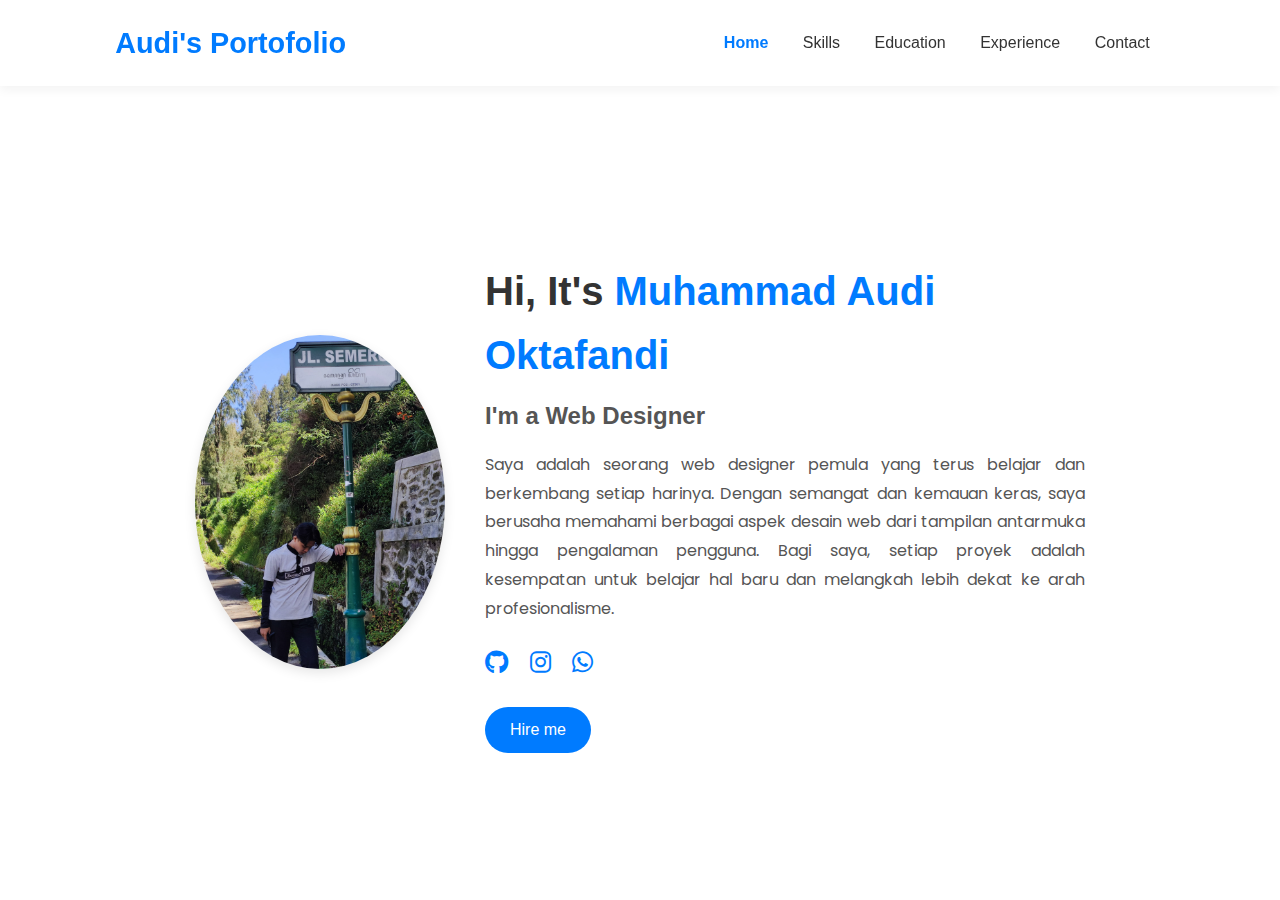
<file: index.html>
<!DOCTYPE html>
<html lang="en">
    
<head>
    <meta charset="UTF-8">
    <meta name="viewport" content="width=device-width, initial-scale=1.0">
    <link rel="stylesheet" href="https://cdnjs.cloudflare.com/ajax/libs/font-awesome/6.5.2/css/all.min.css">
    <link rel="stylesheet" href="style.css">
    <link href="https://fonts.googleapis.com/css2?family=Poppins&display=swap" rel="stylesheet">
    <title>Portfolio Website</title>
</head>
<body>
    <header>
        <a href="/" class="logo">Audi's Portofolio</a>

        <nav>
            <a href="index.html" class="active">Home</a>
            <a href="Skills.html">Skills</a>
            <a href="Education.html">Education</a>
            <a href="Experience.html">Experience</a>
            <a href="Contact.html">Contact</a>
        </nav>
    </header>

    <section class="home">
        <div class="home-img">
            <img src="pp.jpeg" alt="">
        </div>
        <div class="home-content">
            <h1>Hi, It's <span>Muhammad Audi Oktafandi</span></h1>
            <h3 class="text">I'm a Web Designer <span></span></h3>
            <p class="narasi">
                Saya adalah seorang web designer pemula yang terus belajar dan berkembang setiap harinya. Dengan semangat dan kemauan keras, saya berusaha memahami berbagai aspek desain web dari tampilan antarmuka hingga pengalaman pengguna. 
                Bagi saya, setiap proyek adalah kesempatan untuk belajar hal baru dan melangkah lebih dekat ke arah profesionalisme.
            </p>

            <div class="social-icons">
                <a href="https://github.com/Audiokt" target="_blank">
                    <i class="fa-brands fa-github"></i>
                </a>
                <a href="https://www.instagram.com/audioktt/" target="_blank">
                    <i class="fa-brands fa-instagram"></i>
                </a>
                <a href="https://wa.me/6282264588264?text=Halo%20saya%20tertarik%20dengan%20profil%20Anda" target="_blank">
                    <i class="fa-brands fa-whatsapp"></i>
                </a>
            </div>

            <a href="Contact.html" class="btn">Hire me</a>
        </div>
    </section>
</body>
</html>
</file>
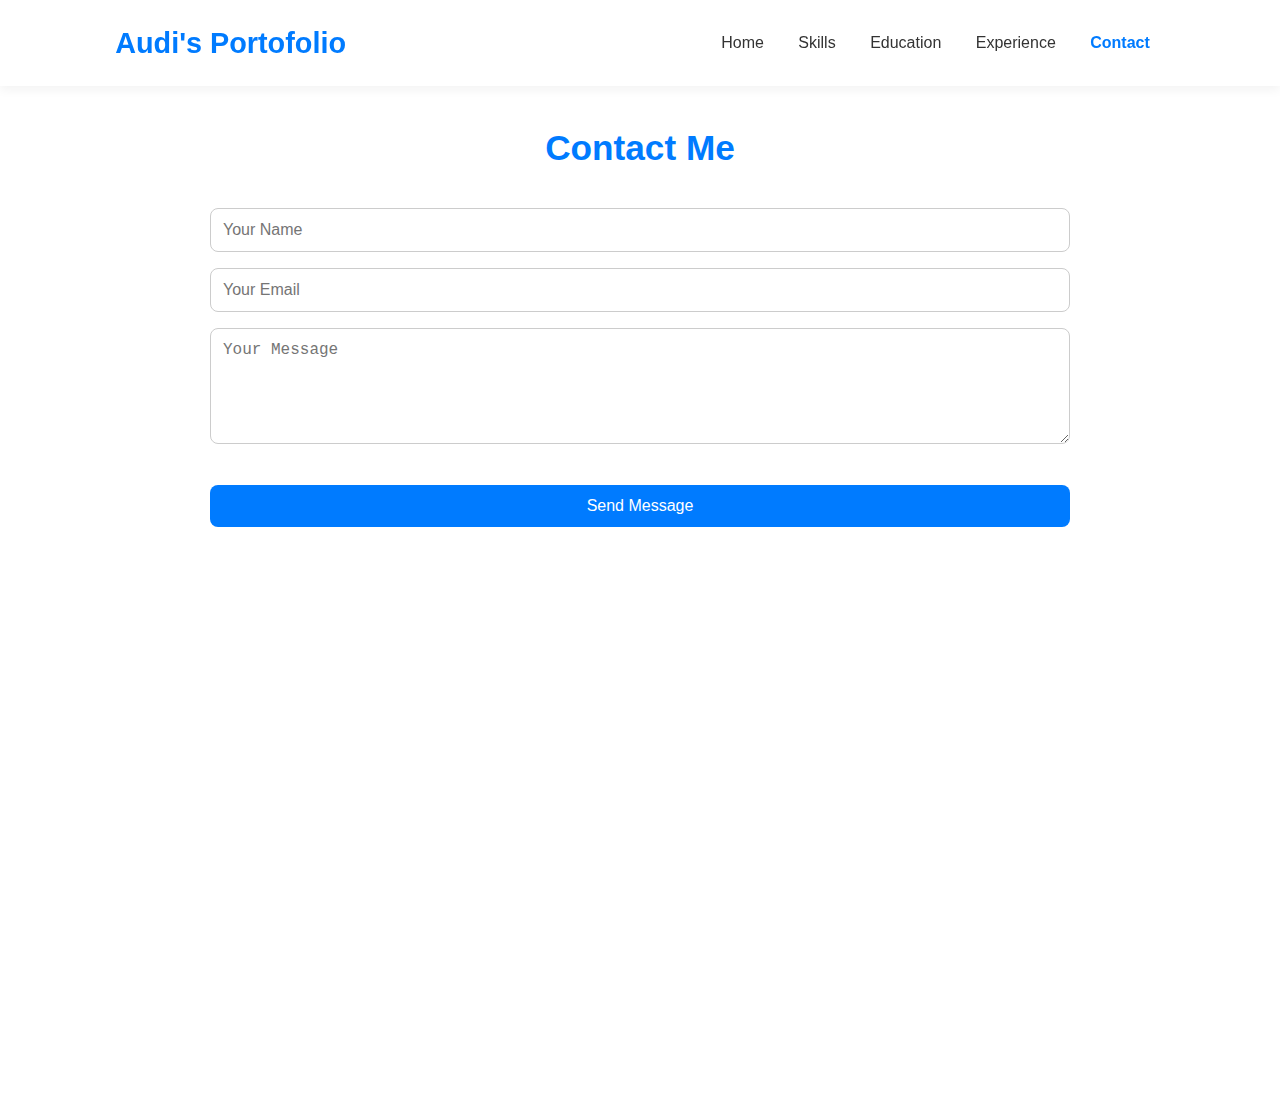
<file: Contact.html>
<!DOCTYPE html>
<html lang="en">
<head>
  <meta charset="UTF-8" />
  <meta name="viewport" content="width=device-width, initial-scale=1.0"/>
  <link rel="stylesheet" href="style.css" />
  <link rel="stylesheet" href="https://cdnjs.cloudflare.com/ajax/libs/font-awesome/6.5.2/css/all.min.css"/>
  <title>Contact</title>
</head>
<body>
  <header>
    <a href="/" class="logo">Audi's Portofolio</a>
    <nav>
      <a href="index.html">Home</a>
      <a href="Skills.html">Skills</a>
      <a href="Education.html">Education</a>
      <a href="Experience.html">Experience</a>
      <a href="Contact.html" class="active">Contact</a>
    </nav>
  </header>

  <section class="page-section contact">
    <h1 class="section-title">Contact Me</h1>

    <form class="contact-form" onsubmit="sendToWhatsApp(event)">
      <input type="text" id="name" placeholder="Your Name" required />
      <input type="email" id="email" placeholder="Your Email" required />
      <textarea id="message" placeholder="Your Message" rows="5" required></textarea>
      <button type="submit" class="btn">Send Message</button>
    </form>

  </section>
</body>
<script>
  function sendToWhatsApp(e) {
    e.preventDefault(); // stop form from submitting normally
    const name = document.getElementById("name").value.trim();
    const email = document.getElementById("email").value.trim();
    const message = document.getElementById("message").value.trim();

    const fullMessage = `Halo, saya ${name} (${email}) ingin menghubungi Anda:\n\n${message}`;
    const encodedMessage = encodeURIComponent(fullMessage);
    const phoneNumber = "6282264588264"; 

    const waLink = `https://wa.me/${phoneNumber}?text=${encodedMessage}`;
    window.open(waLink, "_blank");
  }
</script>
</html>
</file>
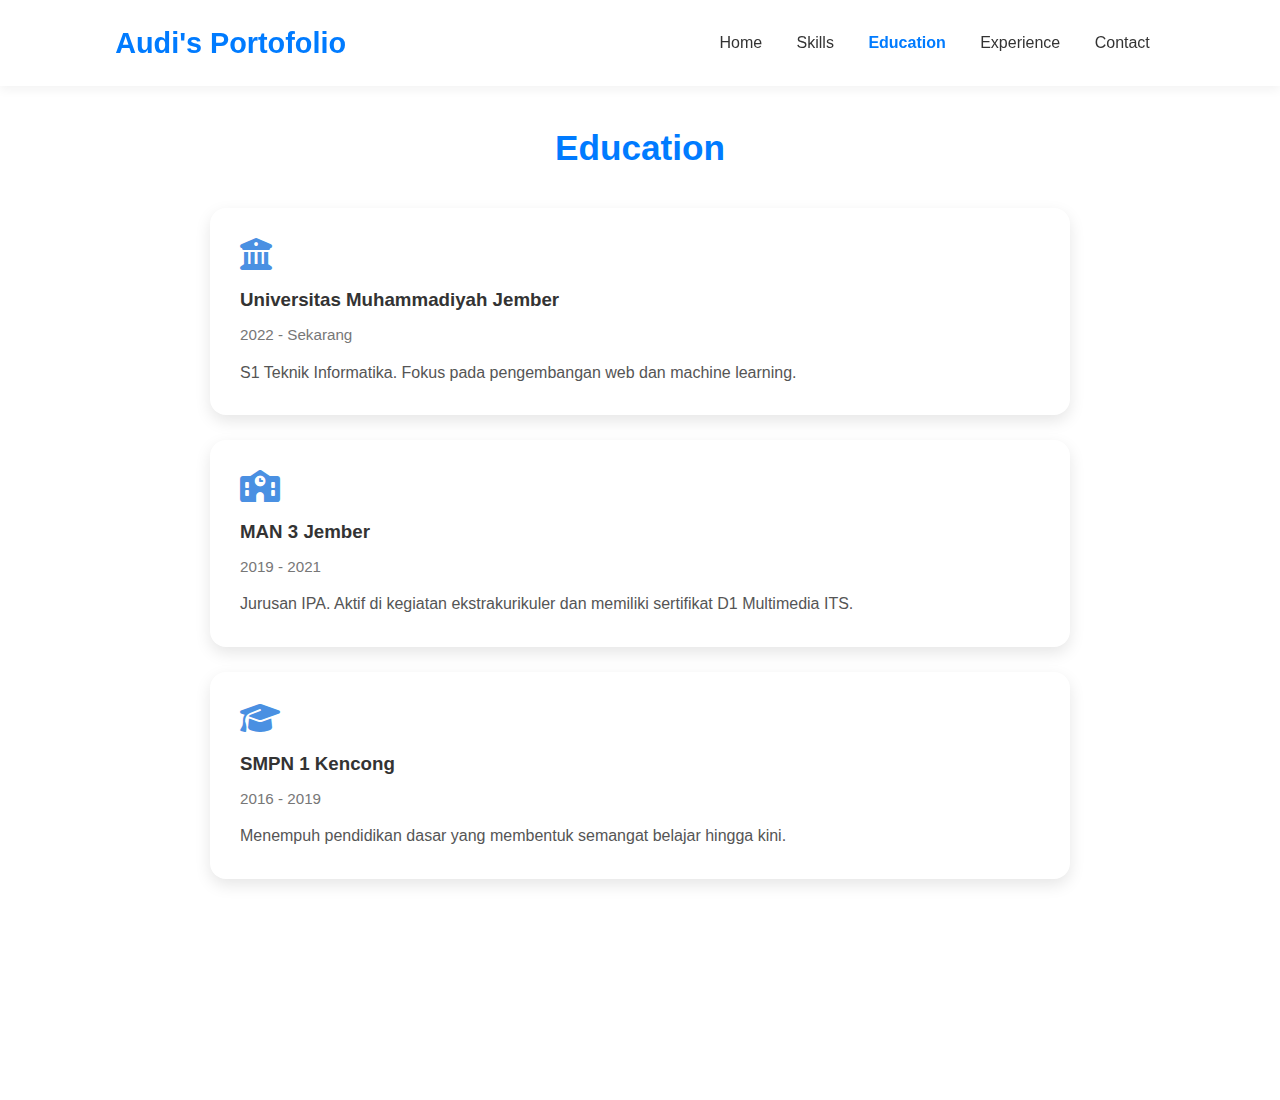
<file: Education.html>
<!DOCTYPE html>
<html lang="en">
<head>
  <meta charset="UTF-8">
  <meta name="viewport" content="width=device-width, initial-scale=1.0"/>
  <link rel="stylesheet" href="style.css" />
  <link rel="stylesheet" href="https://cdnjs.cloudflare.com/ajax/libs/font-awesome/6.5.2/css/all.min.css"/>
  <title>Education</title>
</head>
<body>
  <header>
    <a href="/" class="logo">Audi's Portofolio</a>
    <nav>
      <a href="index.html">Home</a>
      <a href="Skills.html">Skills</a>
      <a href="Education.html" class="active">Education</a>
      <a href="Experience.html">Experience</a>
      <a href="Contact.html">Contact</a>
    </nav>
  </header>

  <section class="page-section">
    <h1 class="section-title">Education</h1>

    <div class="education-cards">
      <div class="education-card">
        <i class="fas fa-university education-icon"></i>
        <h3>Universitas Muhammadiyah Jember</h3>
        <span>2022 - Sekarang</span>
        <p>S1 Teknik Informatika. Fokus pada pengembangan web dan machine learning.</p>
      </div>
      <div class="education-card">
        <i class="fas fa-school education-icon"></i>
        <h3>MAN 3 Jember</h3>
        <span>2019 - 2021</span>
        <p>Jurusan IPA. Aktif di kegiatan ekstrakurikuler dan memiliki sertifikat D1 Multimedia ITS.</p>
      </div>
      <div class="education-card">
        <i class="fas fa-graduation-cap education-icon"></i>
        <h3>SMPN 1 Kencong</h3>
        <span>2016 - 2019</span>
        <p>Menempuh pendidikan dasar yang membentuk semangat belajar hingga kini.</p>
      </div>
    </div>
  </section>
</body>
</html>
</file>
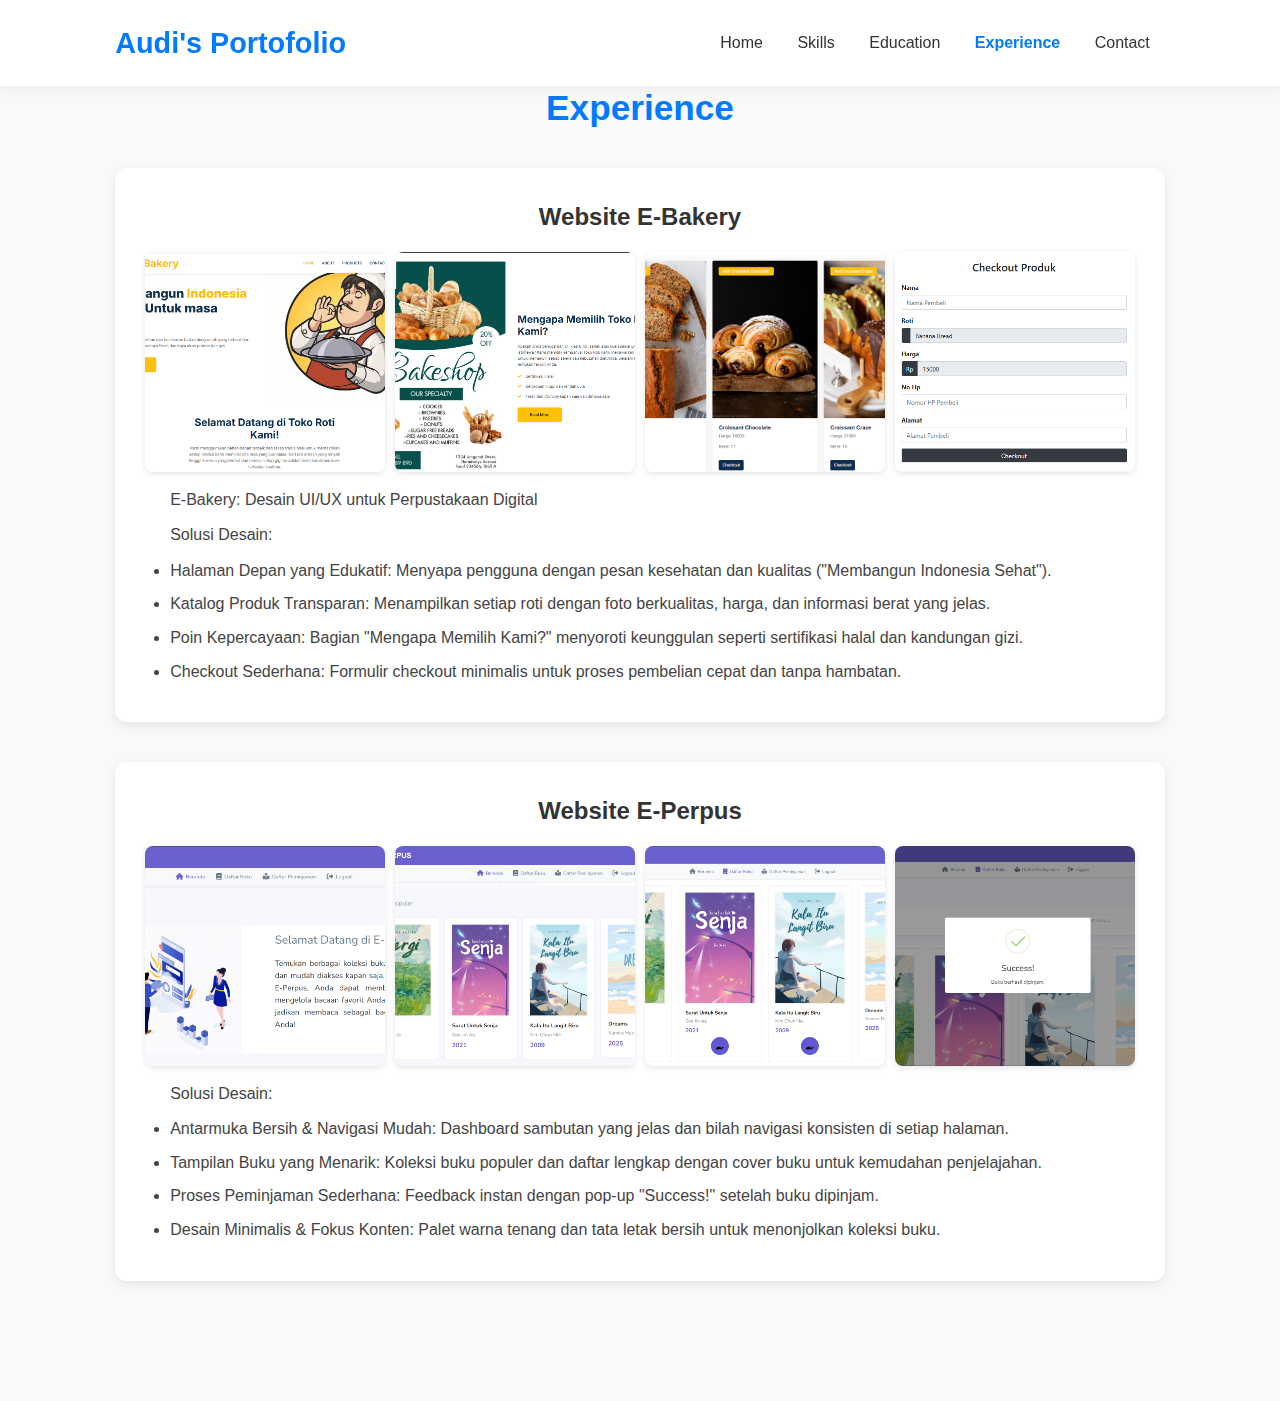
<file: Experience.html>
<!DOCTYPE html>
<html lang="en">
<head>
  <meta charset="UTF-8" />
  <meta name="viewport" content="width=device-width, initial-scale=1.0"/>
  <link rel="stylesheet" href="style.css" />
  <link rel="stylesheet" href="https://cdnjs.cloudflare.com/ajax/libs/font-awesome/6.5.2/css/all.min.css"/>
  <title>Experience</title>
</head>
<body>
  <header>
    <a href="/" class="logo">Audi's Portofolio</a>
    <nav>
      <a href="index.html">Home</a>
      <a href="Skills.html">Skills</a>
      <a href="Education.html">Education</a>
      <a href="Experience.html" class="active">Experience</a>
      <a href="Contact.html">Contact</a>
    </nav>
  </header>

  <section class="experience" id="experience">
    <h2 class="section-title">Experience</h2>

    <div class="project-card">
      <h3>Website E-Bakery</h3>
      <div class="project-images">
        <img src="img/eb1.png" alt="E-Bakery Gambar 1">
        <img src="img/eb2.png" alt="E-Bakery Gambar 2">
        <img src="img/eb3.png" alt="E-Bakery Gambar 3">
        <img src="img/eb4.png" alt="E-Bakery Gambar 4">
      </div>
      <p class="project-description">
        E-Bakery: Desain UI/UX untuk Perpustakaan Digital
      </p>
      <p class="project-description">Solusi Desain:</p>
      <ul class="project-description">
        <li>Halaman Depan yang Edukatif: Menyapa pengguna dengan pesan kesehatan dan kualitas ("Membangun Indonesia Sehat").</li>
        <li>Katalog Produk Transparan: Menampilkan setiap roti dengan foto berkualitas, harga, dan informasi berat yang jelas.</li>
        <li>Poin Kepercayaan: Bagian "Mengapa Memilih Kami?" menyoroti keunggulan seperti sertifikasi halal dan kandungan gizi.</li>
        <li>Checkout Sederhana: Formulir checkout minimalis untuk proses pembelian cepat dan tanpa hambatan.</li>
      </ul>
    </div>

    <div class="project-card">
      <h3>Website E-Perpus</h3>
      <div class="project-images">
        <img src="img/ep1.png" alt="E-Perpus Gambar 1">
        <img src="img/ep2.png" alt="E-Perpus Gambar 2">
        <img src="img/ep3.png" alt="E-Perpus Gambar 3">
        <img src="img/ep4.png" alt="E-Perpus Gambar 4">
      </div>
      <p class="project-description">Solusi Desain:</p>
      <ul class="project-description">
        <li>Antarmuka Bersih & Navigasi Mudah: Dashboard sambutan yang jelas dan bilah navigasi konsisten di setiap halaman.</li>
        <li>Tampilan Buku yang Menarik: Koleksi buku populer dan daftar lengkap dengan cover buku untuk kemudahan penjelajahan.</li>
        <li>Proses Peminjaman Sederhana: Feedback instan dengan pop-up "Success!" setelah buku dipinjam.</li>
        <li>Desain Minimalis & Fokus Konten: Palet warna tenang dan tata letak bersih untuk menonjolkan koleksi buku.</li>
      </ul>
    </div>
  </section>
</body>
</html>
</file>
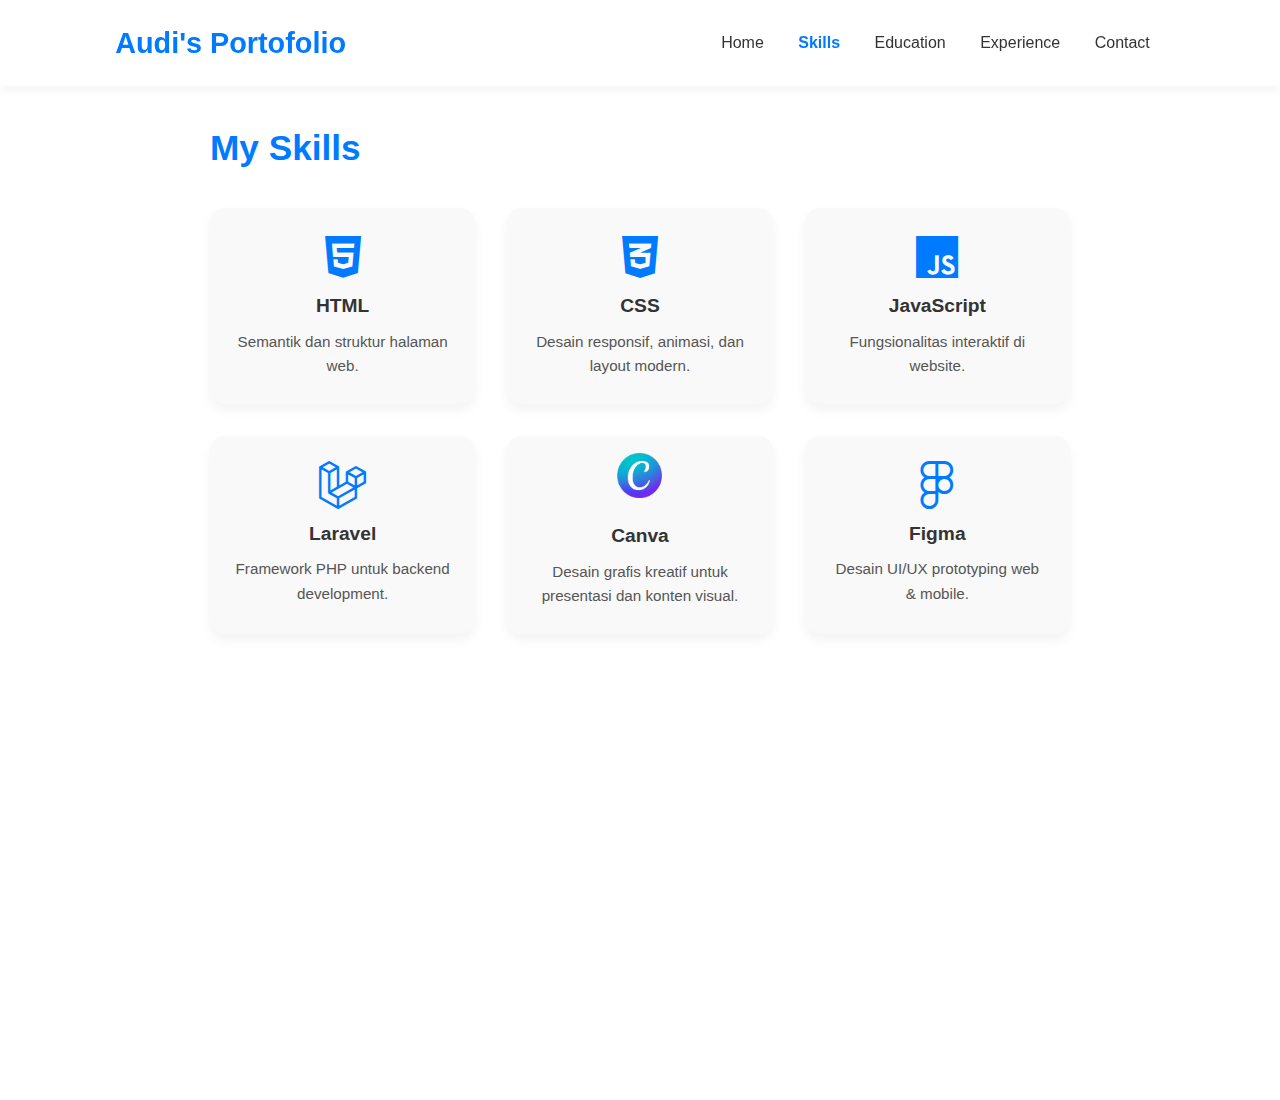
<file: Skills.html>
<!DOCTYPE html>
<html lang="en">
<head>
  <meta charset="UTF-8" />
  <meta name="viewport" content="width=device-width, initial-scale=1.0"/>
  <link rel="stylesheet" href="style.css" />
  <link rel="stylesheet" href="https://cdnjs.cloudflare.com/ajax/libs/font-awesome/6.5.2/css/all.min.css"/>
  <title>My Skills</title>
</head>
<body>
  <header>
    <a href="/" class="logo">Audi's Portofolio</a>
    <nav>
      <a href="index.html">Home</a>
      <a href="Skills.html" class="active">Skills</a>
      <a href="Education.html">Education</a>
      <a href="Experience.html">Experience</a>
      <a href="Contact.html">Contact</a>
    </nav>
  </header>

  <section class="page-section">
    <h1 style="font-size: 2.2rem; color: #007BFF; margin-bottom: 2rem;">My Skills</h1>

    <div class="skills-grid">
      <div class="skill-card">
        <i class="fa-brands fa-html5"></i>
        <h3>HTML</h3>
        <p>Semantik dan struktur halaman web.</p>
      </div>
      <div class="skill-card">
        <i class="fa-brands fa-css3-alt"></i>
        <h3>CSS</h3>
        <p>Desain responsif, animasi, dan layout modern.</p>
      </div>
      <div class="skill-card">
        <i class="fa-brands fa-js"></i>
        <h3>JavaScript</h3>
        <p>Fungsionalitas interaktif di website.</p>
      </div>
      <div class="skill-card">
        <i class="fa-brands fa-laravel"></i>
        <h3>Laravel</h3>
        <p>Framework PHP untuk backend development.</p>
      </div>
      <div class="skill-card">
        <img src="img/canva.png" alt="Canva Logo" class="skill-icon">
        <h3>Canva</h3>
        <p>Desain grafis kreatif untuk presentasi dan konten visual.</p>
      </div>
      <div class="skill-card">
        <i class="fa-brands fa-figma"></i>
        <h3>Figma</h3>
        <p>Desain UI/UX prototyping web & mobile.</p>
      </div>
    </div>
  </section>
</body>
</html>
</file>
<file: style.css>
/* Reset */
* {
  margin: 0;
  padding: 0;
  box-sizing: border-box;
  text-decoration: none;
  list-style: none;
  scroll-behavior: smooth;
}

body {
  font-family: 'Segoe UI', Tahoma, Geneva, Verdana, sans-serif;
  background-color: #ffffff;
  color: #222;
  line-height: 1.6;
}

/* Header / Navbar */
header {
  position: fixed;
  width: 100%;
  top: 0;
  left: 0;
  padding: 20px 9%;
  background-color: rgba(255, 255, 255, 0.95);
  box-shadow: 0 4px 10px rgba(0, 0, 0, 0.05);
  display: flex;
  justify-content: space-between;
  align-items: center;
  z-index: 1000;
}

.logo {
  font-size: 1.8rem;
  font-weight: bold;
  color: #007BFF;
}

nav a {
  margin: 0 15px;
  font-size: 1rem;
  color: #333;
  transition: 0.3s;
}

nav a:hover,
nav a.active {
  color: #007BFF;
  font-weight: bold;
}

/* Home Section */
.home {
  display: flex;
  align-items: center;
  justify-content: center;
  padding: 12rem 9% 5rem;
  flex-wrap: wrap;
}

.home-img img {
  width: 250px;
  border-radius: 50%;
  box-shadow: 0 4px 12px rgba(0, 0, 0, 0.1);
}

.home-content {
  max-width: 600px;
  margin-left: 40px;
}

.home-content h1 {
  font-size: 2.5rem;
  color: #333;
}

.home-content h1 span {
  color: #007BFF;
}

.home-content h3.text {
  font-size: 1.5rem;
  color: #555;
  margin: 10px 0;
}

.home-content h3 span {
  color: #007BFF;
}

.home-content p {
  margin-top: 15px;
  font-size: 1rem;
  color: #555;
}

.narasi {
  font-family: 'Poppins', sans-serif;
  font-size: 16px;
  color: #444;
  line-height: 1.8;
  margin-top: 1rem;
  text-align: justify;
}


.social-icons {
  margin-top: 20px;
}

.social-icons a {
  font-size: 1.5rem;
  color: #007BFF;
  margin-right: 15px;
  transition: 0.3s;
}

.social-icons a:hover {
  color: #0056b3;
  transform: scale(1.1);
}

/* Button */
.btn {
  display: inline-block;
  margin-top: 25px;
  padding: 10px 25px;
  font-size: 1rem;
  background-color: #007BFF;
  color: #fff;
  border-radius: 25px;
  transition: 0.3s;
}

.btn:hover {
  background-color: #0056b3;
}

/* Halaman lainnya (Services, Skills, dll) */
section {
  min-height: 100vh;
  padding: 12rem 9% 5rem;
  scroll-margin-top: 10rem;
}

.page-section {
  padding-top: 12rem;
}

/* Responsive */
@media (max-width: 768px) {
  .home {
    flex-direction: column;
    text-align: center;
  }

  .home-img img {
    margin-bottom: 20px;
  }

  .home-content {
    margin-left: 0;
  }

  header {
    flex-direction: column;
    padding: 15px 5%;
  }

  nav a {
    display: inline-block;
    margin: 10px;
  }
}

.skills-grid {
  display: grid;
  grid-template-columns: repeat(auto-fit, minmax(220px, 1fr));
  gap: 2rem;
}

.skill-card {
  background-color: #f9f9f9;
  border-radius: 15px;
  padding: 25px;
  text-align: center;
  box-shadow: 0 6px 12px rgba(0, 0, 0, 0.05);
  transition: 0.3s ease;
}

.skill-card:hover {
  transform: translateY(-8px);
  box-shadow: 0 10px 16px rgba(0, 0, 0, 0.08);
}

.skill-card i {
  font-size: 3rem;
  color: #007BFF;
  margin-bottom: 10px;
}

.skill-card h3 {
  font-size: 1.2rem;
  color: #333;
  margin-bottom: 8px;
}

.skill-card p {
  font-size: 0.95rem;
  color: #555;
}

.skill-card img.skill-icon {
  width: 45px;
  height: 45px;
  object-fit: contain;
  margin-bottom: 1rem;
}

.skill-card .skill-icon {
  width: 60px;
  height: 60px;
  object-fit: contain;
  margin-top: -8px; /* Naikkan sedikit */
  margin-bottom: 1rem;
}

.education-cards {
  display: flex;
  flex-direction: column;
  gap: 25px;
  margin-top: 30px;
}

.education-card {
  background-color: #ffffff;
  padding: 30px;
  border-radius: 16px;
  box-shadow: 0 6px 16px rgba(0, 0, 0, 0.1);
  transition: transform 0.3s ease, box-shadow 0.3s ease;
  text-align: justify;
  position: relative;
}

.education-card:hover {
  transform: translateY(-8px);
  box-shadow: 0 10px 24px rgba(0, 0, 0, 0.2);
}

.education-icon {
  font-size: 32px;
  color: #4a90e2;
  margin-bottom: 15px;
  display: inline-block;
}

.education-card h3 {
  margin-bottom: 8px;
  color: #333;
}

.education-card span {
  font-size: 0.95em;
  color: #777;
  margin-bottom: 12px;
  display: block;
}

.education-card p {
  font-size: 1em;
  color: #555;
}


.experience {
  padding: 5rem 9%;
  background: #f9f9f9;
  text-align: center;
}

.experience .heading {
  font-size: 2.5rem;
  margin-bottom: 3rem;
  color: #333;
}

.project-card {
  background-color: #fff;
  padding: 30px;
  border-radius: 12px;
  box-shadow: 0 4px 12px rgba(0,0,0,0.08);
  margin-bottom: 40px;
}

.project-card h3 {
  margin-bottom: 15px;
  font-size: 1.5rem;
  color: #333;
}

.project-images {
  display: grid;
  grid-template-columns: repeat(auto-fit, minmax(200px, 1fr));
  gap: 10px;
  margin-bottom: 15px;
}

.project-images img {
  width: 100%;
  height: 220px; /* Ukuran diperbesar dari sebelumnya */
  object-fit: cover;
  border-radius: 8px;
  box-shadow: 0 2px 6px rgba(0,0,0,0.1);
  transition: transform 0.3s ease;
}

.project-images img:hover {
  transform: scale(1.5); /* Efek zoom saat hover */
}

.project-description {
  list-style-type: disc !important;
  padding-left: 20px;
  margin-top: 10px;
  font-size: 16px;
  line-height: 1.6;
  color: #444;
}
.project-description li {
  margin-bottom: 8px;
}

.project-description {
  list-style: disc !important;
  padding-left: 25px;
  text-align: left;
}

.project-description li {
  list-style: disc;
  margin-bottom: 8px;
}



.gallery-container {
  display: grid;
  grid-template-columns: repeat(auto-fit, minmax(250px, 1fr));
  gap: 2rem;
  justify-content: center;
  align-items: center;
}

.gallery-item {
  overflow: hidden;
  border-radius: 1rem;
  box-shadow: 0 4px 12px rgba(0, 0, 0, 0.1);
  background: #fff;
  transition: transform 0.3s ease;
}

.gallery-item:hover {
  transform: scale(1.03);
}

.gallery-item img {
  width: 100%;
  height: 100%;
  object-fit: cover;
  display: block;
}


.page-section {
  max-width: 900px;
  margin: 100px auto;
  padding: 20px;
  background: #ffffff;
  border-radius: 15px;
}

.section-title {
  font-size: 2.2rem;
  color: #007BFF;
  text-align: center;
  margin-bottom: 2rem;
}

.timeline {
  display: flex;
  flex-direction: column;
  gap: 2rem;
}

.timeline-item {
  background: #f9f9f9;
  padding: 20px;
  border-left: 5px solid #007BFF;
  border-radius: 10px;
}

.timeline-item h3 {
  margin: 0;
  font-size: 1.2rem;
  color: #333;
}

.timeline-item span {
  font-size: 0.9rem;
  color: #888;
  display: block;
  margin-bottom: 8px;
}

.timeline-item p {
  font-size: 0.95rem;
  color: #555;
}

/* Contact Form */
.contact-form {
  display: flex;
  flex-direction: column;
  gap: 1rem;
}

.contact-form input,
.contact-form textarea {
  padding: 12px;
  border: 1px solid #ccc;
  border-radius: 8px;
  font-size: 1rem;
}

.contact-form .btn {
  background-color: #007BFF;
  color: #fff;
  border: none;
  padding: 12px;
  border-radius: 8px;
  font-size: 1rem;
  cursor: pointer;
  transition: 0.3s ease;
}

.contact-form .btn:hover {
  background-color: #0056b3;
}
</file>
